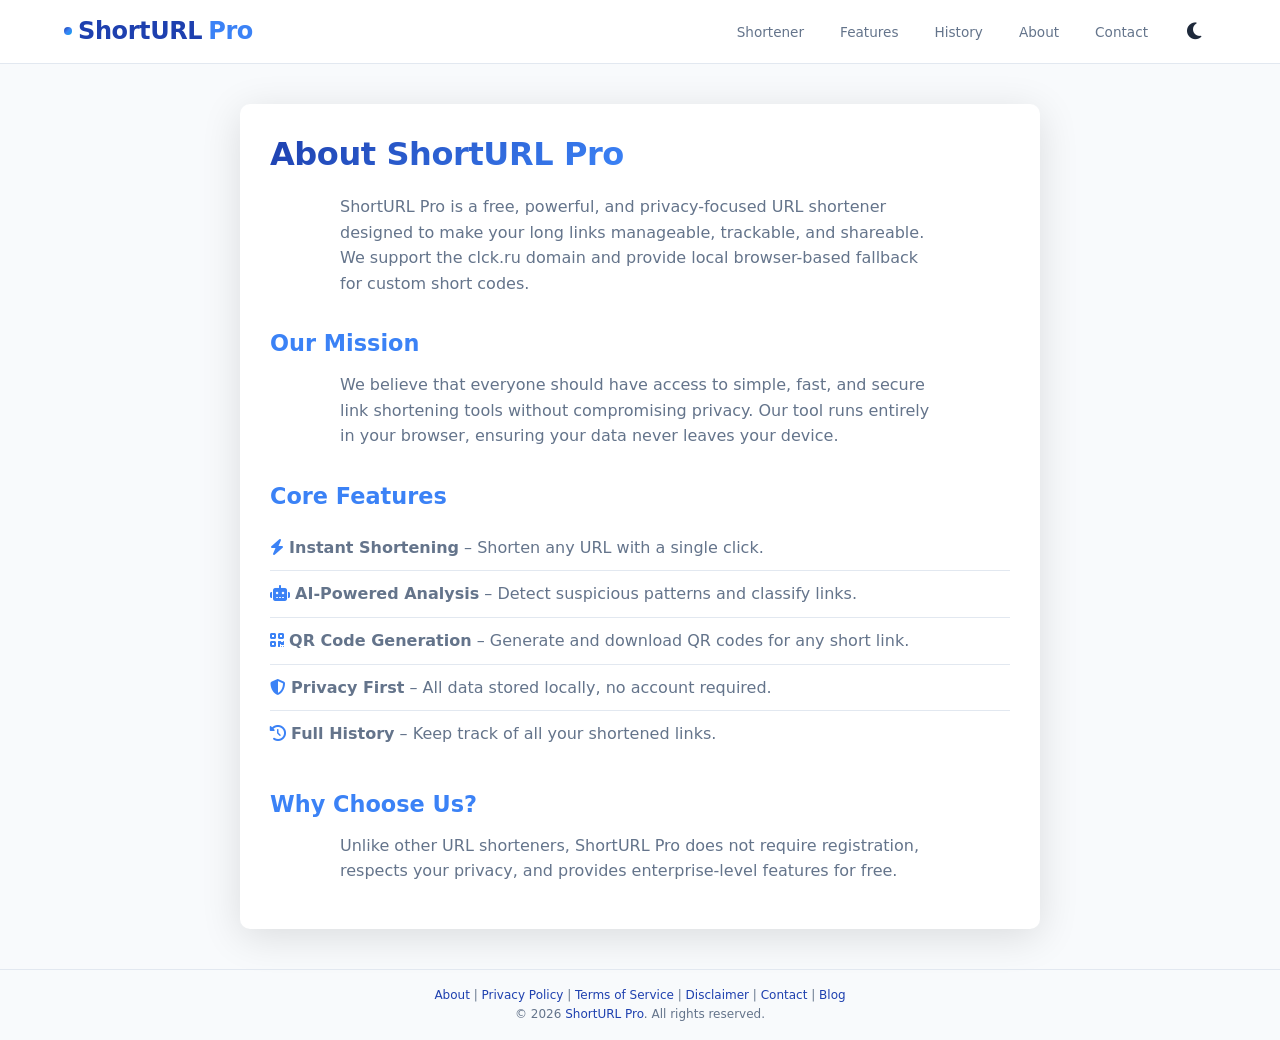
<file: about.html>
<!DOCTYPE html>
<html lang="en">
<head>
    <meta charset="UTF-8">
    <meta name="viewport" content="width=device-width, initial-scale=1.0, maximum-scale=5.0">
    <title>About Us | ShortURL Pro</title>
    <meta name="description" content="Learn about ShortURL Pro – Our mission, features, and commitment to providing a fast, privacy-friendly URL shortener.">
    <link rel="canonical" href="https://olllo.netlify.app/about.html">
    <meta name="robots" content="index, follow">
    <meta name="theme-color" content="#1e40af">

    <!-- Favicon (Updated) -->
    <link rel="icon" type="image/png" href="/favicon-96x96.png?v=20260827" sizes="96x96" />
    <link rel="icon" type="image/svg+xml" href="/favicon.svg?v=20260827" />
    <link rel="shortcut icon" href="/favicon.ico?v=20260827" />
    <link rel="apple-touch-icon" sizes="180x180" href="/apple-touch-icon.png?v=20260827" />
    <meta name="apple-mobile-web-app-title" content="MyWebSite" />
    <link rel="manifest" href="/site.webmanifest?v=20260827" />

    <link rel="stylesheet" href="https://cdnjs.cloudflare.com/ajax/libs/font-awesome/6.5.1/css/all.min.css" crossorigin="anonymous" referrerpolicy="no-referrer" />
    <link rel="stylesheet" href="style.css">
</head>
<body>
    <nav class="navbar">
        <div class="container">
            <a href="index.html" class="navbar-brand"><span class="brand-dot"></span> ShortURL<span style="color:#3b82f6;">Pro</span></a>
            <ul class="navbar-links">
                <li><a href="index.html#shortener">Shortener</a></li>
                <li><a href="index.html#features">Features</a></li>
                <li><a href="index.html#history">History</a></li>
                <li><a href="about.html">About</a></li>
                <li><a href="contact.html">Contact</a></li>
                <li><button class="theme-toggle-desktop" onclick="toggleTheme()"><i class="fas fa-moon"></i></button></li>
            </ul>
            <button class="hamburger" id="hamburgerBtn" onclick="toggleMobileMenu()"><i class="fas fa-bars" id="hamburgerIcon"></i></button>
        </div>
    </nav>
    <div class="mobile-menu" id="mobileMenu" onclick="closeMobileMenuOnOverlay(event)">
        <div class="mobile-menu-content">
            <a href="index.html#shortener"><i class="fas fa-link"></i> Shortener</a>
            <a href="index.html#features"><i class="fas fa-bolt"></i> Features</a>
            <a href="index.html#history"><i class="fas fa-history"></i> History</a>
            <a href="about.html"><i class="fas fa-info-circle"></i> About Us</a>
            <a href="privacy.html"><i class="fas fa-lock"></i> Privacy</a>
            <a href="terms.html"><i class="fas fa-file-contract"></i> Terms</a>
            <a href="contact.html"><i class="fas fa-envelope"></i> Contact</a>
            <a href="blog.html"><i class="fas fa-blog"></i> Blog</a>
            <button class="mobile-theme-toggle" onclick="toggleTheme(); closeMobileMenu();"><i class="fas fa-moon"></i> Light/Dark Mode</button>
        </div>
    </div>
    <main class="hero" style="padding: 40px 0;">
        <div class="container">
            <div class="content" style="max-width: 800px; margin: 0 auto; background: var(--bg-card); padding: 30px; border-radius: var(--radius-sm); box-shadow: var(--shadow-lg);">
                <h1 style="font-size: 2rem; margin-bottom: 20px; color: var(--primary);">About ShortURL Pro</h1>
                <p style="color: var(--text-light); margin-bottom: 15px;">ShortURL Pro is a free, powerful, and privacy-focused URL shortener designed to make your long links manageable, trackable, and shareable. We support the clck.ru domain and provide local browser-based fallback for custom short codes.</p>
                <h2 style="font-size: 1.4rem; margin: 30px 0 10px; color: var(--primary-light);">Our Mission</h2>
                <p style="color: var(--text-light); margin-bottom: 15px;">We believe that everyone should have access to simple, fast, and secure link shortening tools without compromising privacy. Our tool runs entirely in your browser, ensuring your data never leaves your device.</p>
                <h2 style="font-size: 1.4rem; margin: 30px 0 10px; color: var(--primary-light);">Core Features</h2>
                <ul class="feature-list" style="list-style:none; padding:0;">
                    <li style="padding:10px 0; border-bottom:1px solid var(--border); color:var(--text-light);"><i class="fas fa-bolt" style="color:#3b82f6;"></i> <strong>Instant Shortening</strong> – Shorten any URL with a single click.</li>
                    <li style="padding:10px 0; border-bottom:1px solid var(--border); color:var(--text-light);"><i class="fas fa-robot" style="color:#3b82f6;"></i> <strong>AI-Powered Analysis</strong> – Detect suspicious patterns and classify links.</li>
                    <li style="padding:10px 0; border-bottom:1px solid var(--border); color:var(--text-light);"><i class="fas fa-qrcode" style="color:#3b82f6;"></i> <strong>QR Code Generation</strong> – Generate and download QR codes for any short link.</li>
                    <li style="padding:10px 0; border-bottom:1px solid var(--border); color:var(--text-light);"><i class="fas fa-shield-alt" style="color:#3b82f6;"></i> <strong>Privacy First</strong> – All data stored locally, no account required.</li>
                    <li style="padding:10px 0; color:var(--text-light);"><i class="fas fa-history" style="color:#3b82f6;"></i> <strong>Full History</strong> – Keep track of all your shortened links.</li>
                </ul>
                <h2 style="font-size: 1.4rem; margin: 30px 0 10px; color: var(--primary-light);">Why Choose Us?</h2>
                <p style="color: var(--text-light); margin-bottom: 15px;">Unlike other URL shorteners, ShortURL Pro does not require registration, respects your privacy, and provides enterprise-level features for free.</p>
            </div>
        </div>
    </main>
    <footer class="footer">
        <div class="container">
            <p>
                <a href="about.html">About</a> |
                <a href="privacy.html">Privacy Policy</a> |
                <a href="terms.html">Terms of Service</a> |
                <a href="disclaimer.html">Disclaimer</a> |
                <a href="contact.html">Contact</a> |
                <a href="blog.html">Blog</a>
            </p>
            <p>&copy; <span id="copyrightYear">2025</span> <a href="index.html">ShortURL Pro</a>. All rights reserved.</p>
        </div>
    </footer>
    <script src="script.js"></script>
</body>
</html>
</file>
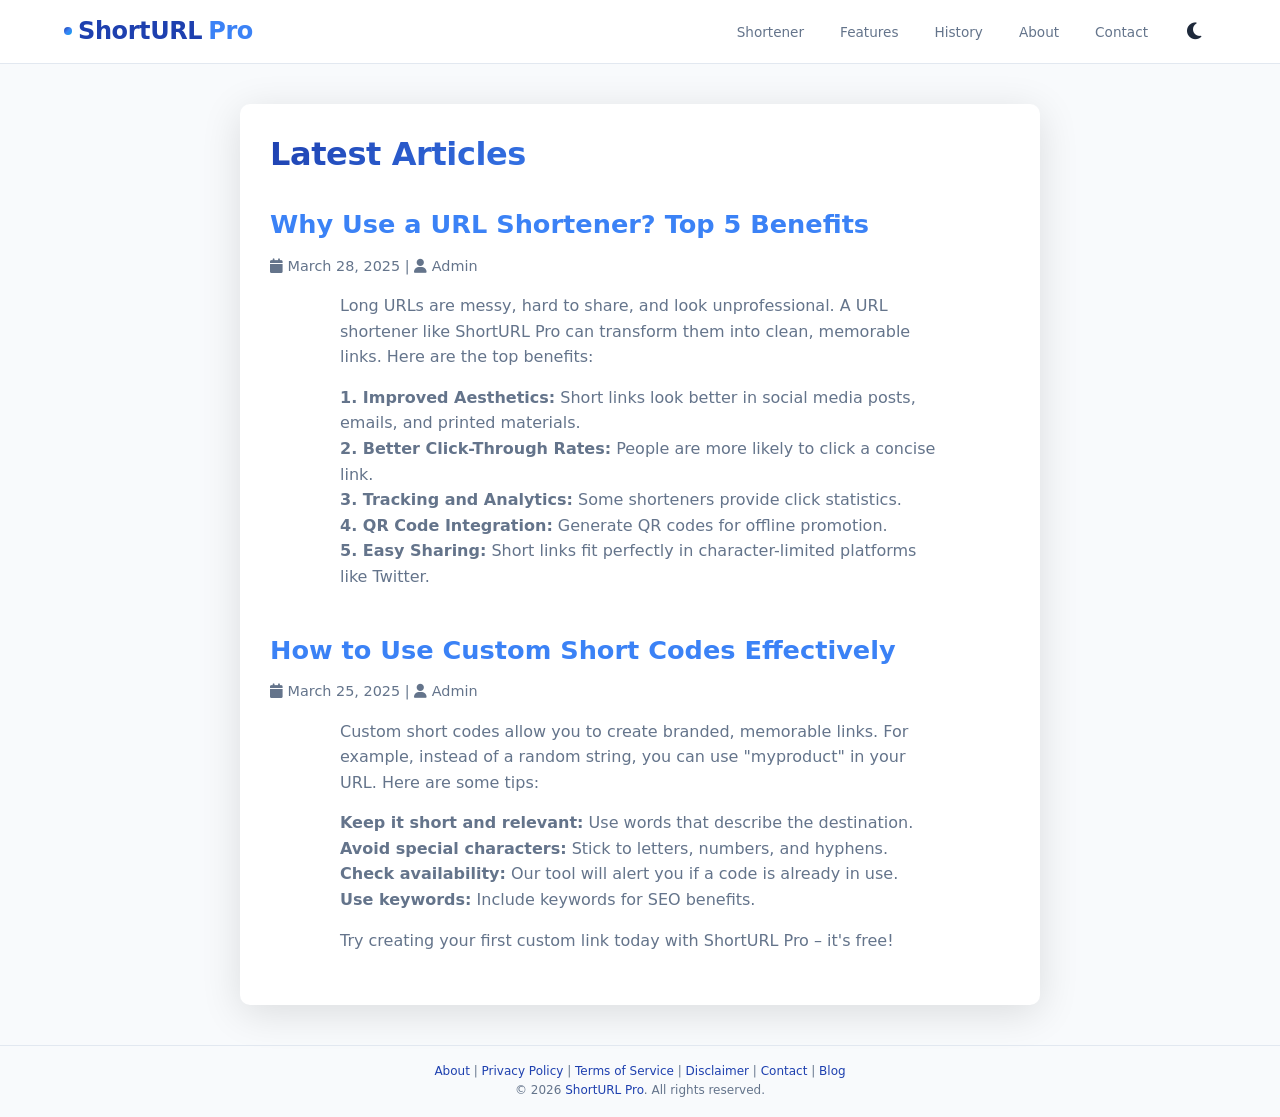
<file: blog.html>
<!DOCTYPE html>
<html lang="en">
<head>
    <meta charset="UTF-8">
    <meta name="viewport" content="width=device-width, initial-scale=1.0, maximum-scale=5.0">
    <title>Blog – URL Shortening Tips & Insights | ShortURL Pro</title>
    <meta name="description" content="Read helpful articles about URL shortening, digital marketing, and link management.">
    <link rel="canonical" href="https://olllo.netlify.app/blog.html">
    <meta name="robots" content="index, follow">
    <meta name="theme-color" content="#1e40af">

    <!-- Favicon (Updated) -->
    <link rel="icon" type="image/png" href="/favicon-96x96.png?v=20260827" sizes="96x96" />
    <link rel="icon" type="image/svg+xml" href="/favicon.svg?v=20260827" />
    <link rel="shortcut icon" href="/favicon.ico?v=20260827" />
    <link rel="apple-touch-icon" sizes="180x180" href="/apple-touch-icon.png?v=20260827" />
    <meta name="apple-mobile-web-app-title" content="MyWebSite" />
    <link rel="manifest" href="/site.webmanifest?v=20260827" />

    <link rel="stylesheet" href="https://cdnjs.cloudflare.com/ajax/libs/font-awesome/6.5.1/css/all.min.css" crossorigin="anonymous" referrerpolicy="no-referrer" />
    <link rel="stylesheet" href="style.css">
</head>
<body>
    <nav class="navbar">
        <div class="container">
            <a href="index.html" class="navbar-brand"><span class="brand-dot"></span> ShortURL<span style="color:#3b82f6;">Pro</span></a>
            <ul class="navbar-links">
                <li><a href="index.html#shortener">Shortener</a></li>
                <li><a href="index.html#features">Features</a></li>
                <li><a href="index.html#history">History</a></li>
                <li><a href="about.html">About</a></li>
                <li><a href="contact.html">Contact</a></li>
                <li><button class="theme-toggle-desktop" onclick="toggleTheme()"><i class="fas fa-moon"></i></button></li>
            </ul>
            <button class="hamburger" id="hamburgerBtn" onclick="toggleMobileMenu()"><i class="fas fa-bars" id="hamburgerIcon"></i></button>
        </div>
    </nav>
    <div class="mobile-menu" id="mobileMenu" onclick="closeMobileMenuOnOverlay(event)">
        <div class="mobile-menu-content">
            <a href="index.html#shortener"><i class="fas fa-link"></i> Shortener</a>
            <a href="index.html#features"><i class="fas fa-bolt"></i> Features</a>
            <a href="index.html#history"><i class="fas fa-history"></i> History</a>
            <a href="about.html"><i class="fas fa-info-circle"></i> About Us</a>
            <a href="privacy.html"><i class="fas fa-lock"></i> Privacy</a>
            <a href="terms.html"><i class="fas fa-file-contract"></i> Terms</a>
            <a href="contact.html"><i class="fas fa-envelope"></i> Contact</a>
            <a href="blog.html"><i class="fas fa-blog"></i> Blog</a>
            <button class="mobile-theme-toggle" onclick="toggleTheme(); closeMobileMenu();"><i class="fas fa-moon"></i> Light/Dark Mode</button>
        </div>
    </div>
    <main class="hero" style="padding: 40px 0;">
        <div class="container">
            <div class="content" style="max-width: 800px; margin: 0 auto; background: var(--bg-card); padding: 30px; border-radius: var(--radius-sm); box-shadow: var(--shadow-lg);">
                <h1 style="font-size: 2rem; margin-bottom: 30px; color: var(--primary);">Latest Articles</h1>
                <article style="margin-bottom: 40px;">
                    <h2 style="font-size: 1.6rem; margin-bottom: 10px; color: var(--primary-light);">Why Use a URL Shortener? Top 5 Benefits</h2>
                    <div class="meta" style="font-size:0.9rem; color:var(--text-light); margin-bottom:15px;"><i class="fas fa-calendar"></i> March 28, 2025 | <i class="fas fa-user"></i> Admin</div>
                    <p style="color: var(--text-light); margin-bottom: 15px;">Long URLs are messy, hard to share, and look unprofessional. A URL shortener like ShortURL Pro can transform them into clean, memorable links. Here are the top benefits:</p>
                    <p style="color: var(--text-light); margin-bottom: 15px;"><strong>1. Improved Aesthetics:</strong> Short links look better in social media posts, emails, and printed materials.<br>
                    <strong>2. Better Click-Through Rates:</strong> People are more likely to click a concise link.<br>
                    <strong>3. Tracking and Analytics:</strong> Some shorteners provide click statistics.<br>
                    <strong>4. QR Code Integration:</strong> Generate QR codes for offline promotion.<br>
                    <strong>5. Easy Sharing:</strong> Short links fit perfectly in character-limited platforms like Twitter.</p>
                </article>
                <article>
                    <h2 style="font-size: 1.6rem; margin-bottom: 10px; color: var(--primary-light);">How to Use Custom Short Codes Effectively</h2>
                    <div class="meta" style="font-size:0.9rem; color:var(--text-light); margin-bottom:15px;"><i class="fas fa-calendar"></i> March 25, 2025 | <i class="fas fa-user"></i> Admin</div>
                    <p style="color: var(--text-light); margin-bottom: 15px;">Custom short codes allow you to create branded, memorable links. For example, instead of a random string, you can use "myproduct" in your URL. Here are some tips:</p>
                    <p style="color: var(--text-light); margin-bottom: 15px;"><strong>Keep it short and relevant:</strong> Use words that describe the destination.<br>
                    <strong>Avoid special characters:</strong> Stick to letters, numbers, and hyphens.<br>
                    <strong>Check availability:</strong> Our tool will alert you if a code is already in use.<br>
                    <strong>Use keywords:</strong> Include keywords for SEO benefits.</p>
                    <p style="color: var(--text-light);">Try creating your first custom link today with ShortURL Pro – it's free!</p>
                </article>
            </div>
        </div>
    </main>
    <footer class="footer">
        <div class="container">
            <p>
                <a href="about.html">About</a> |
                <a href="privacy.html">Privacy Policy</a> |
                <a href="terms.html">Terms of Service</a> |
                <a href="disclaimer.html">Disclaimer</a> |
                <a href="contact.html">Contact</a> |
                <a href="blog.html">Blog</a>
            </p>
            <p>&copy; <span id="copyrightYear">2025</span> <a href="index.html">ShortURL Pro</a>. All rights reserved.</p>
        </div>
    </footer>
    <script src="script.js"></script>
</body>
</html>
</file>
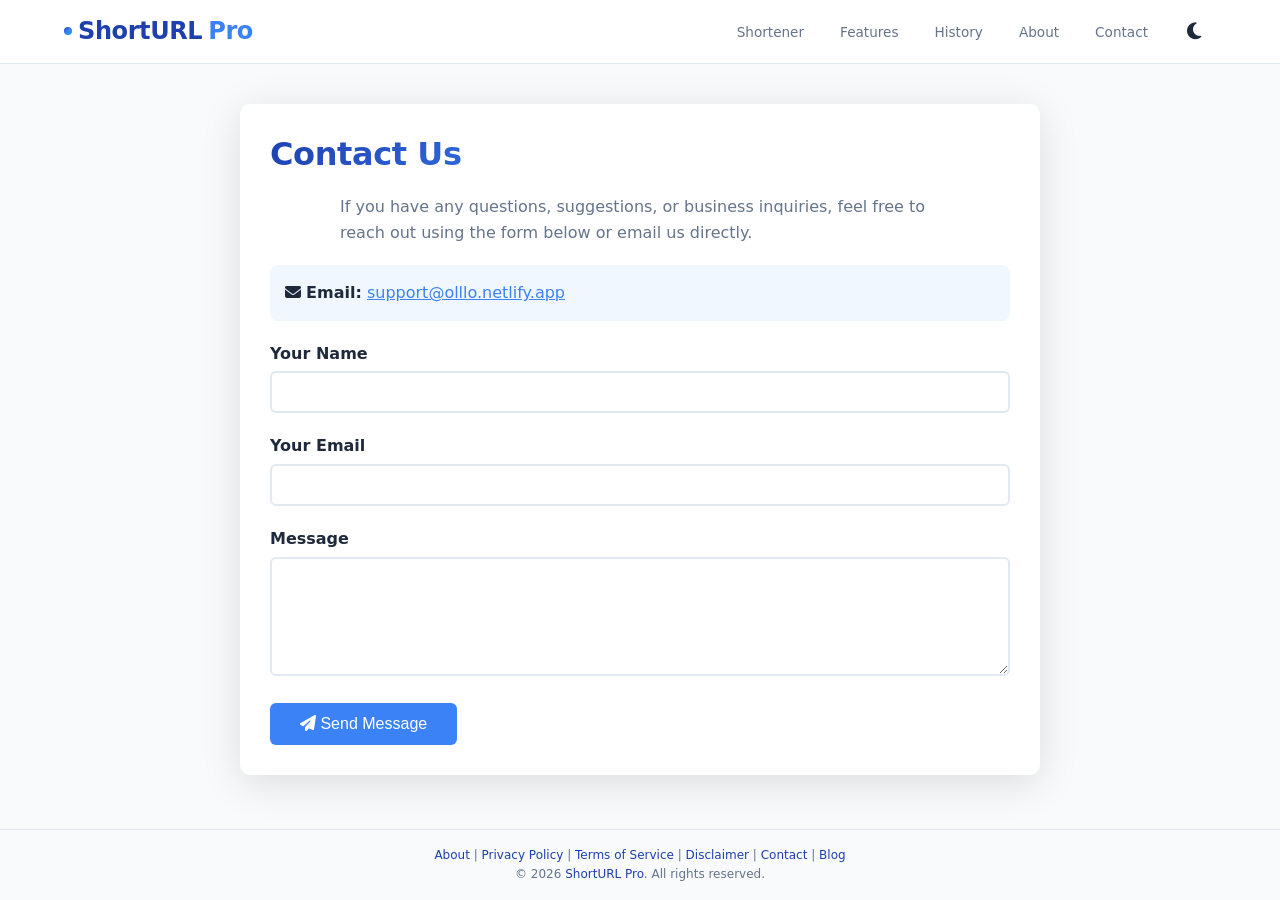
<file: contact.html>
<!DOCTYPE html>
<html lang="en">
<head>
    <meta charset="UTF-8">
    <meta name="viewport" content="width=device-width, initial-scale=1.0, maximum-scale=5.0">
    <title>Contact Us | ShortURL Pro</title>
    <meta name="description" content="Contact ShortURL Pro – Reach out for support, feedback, or business inquiries.">
    <link rel="canonical" href="https://olllo.netlify.app/contact.html">
    <meta name="robots" content="index, follow">
    <meta name="theme-color" content="#1e40af">

    <!-- Favicon (Updated) -->
    <link rel="icon" type="image/png" href="/favicon-96x96.png?v=20260827" sizes="96x96" />
    <link rel="icon" type="image/svg+xml" href="/favicon.svg?v=20260827" />
    <link rel="shortcut icon" href="/favicon.ico?v=20260827" />
    <link rel="apple-touch-icon" sizes="180x180" href="/apple-touch-icon.png?v=20260827" />
    <meta name="apple-mobile-web-app-title" content="MyWebSite" />
    <link rel="manifest" href="/site.webmanifest?v=20260827" />

    <link rel="stylesheet" href="https://cdnjs.cloudflare.com/ajax/libs/font-awesome/6.5.1/css/all.min.css" crossorigin="anonymous" referrerpolicy="no-referrer" />
    <link rel="stylesheet" href="style.css">
</head>
<body>
    <nav class="navbar">
        <div class="container">
            <a href="index.html" class="navbar-brand"><span class="brand-dot"></span> ShortURL<span style="color:#3b82f6;">Pro</span></a>
            <ul class="navbar-links">
                <li><a href="index.html#shortener">Shortener</a></li>
                <li><a href="index.html#features">Features</a></li>
                <li><a href="index.html#history">History</a></li>
                <li><a href="about.html">About</a></li>
                <li><a href="contact.html">Contact</a></li>
                <li><button class="theme-toggle-desktop" onclick="toggleTheme()"><i class="fas fa-moon"></i></button></li>
            </ul>
            <button class="hamburger" id="hamburgerBtn" onclick="toggleMobileMenu()"><i class="fas fa-bars" id="hamburgerIcon"></i></button>
        </div>
    </nav>
    <div class="mobile-menu" id="mobileMenu" onclick="closeMobileMenuOnOverlay(event)">
        <div class="mobile-menu-content">
            <a href="index.html#shortener"><i class="fas fa-link"></i> Shortener</a>
            <a href="index.html#features"><i class="fas fa-bolt"></i> Features</a>
            <a href="index.html#history"><i class="fas fa-history"></i> History</a>
            <a href="about.html"><i class="fas fa-info-circle"></i> About Us</a>
            <a href="privacy.html"><i class="fas fa-lock"></i> Privacy</a>
            <a href="terms.html"><i class="fas fa-file-contract"></i> Terms</a>
            <a href="contact.html"><i class="fas fa-envelope"></i> Contact</a>
            <a href="blog.html"><i class="fas fa-blog"></i> Blog</a>
            <button class="mobile-theme-toggle" onclick="toggleTheme(); closeMobileMenu();"><i class="fas fa-moon"></i> Light/Dark Mode</button>
        </div>
    </div>
    <main class="hero" style="padding: 40px 0;">
        <div class="container">
            <div class="content" style="max-width: 800px; margin: 0 auto; background: var(--bg-card); padding: 30px; border-radius: var(--radius-sm); box-shadow: var(--shadow-lg);">
                <h1 style="font-size: 2rem; margin-bottom: 20px; color: var(--primary);">Contact Us</h1>
                <p style="color: var(--text-light); margin-bottom: 15px;">If you have any questions, suggestions, or business inquiries, feel free to reach out using the form below or email us directly.</p>
                <div style="margin:20px 0; padding:15px; background:#f0f7ff; border-radius:8px;">
                    <i class="fas fa-envelope"></i> <strong>Email:</strong> <a href="mailto:support@olllo.netlify.app" style="color:var(--primary-light);">support@olllo.netlify.app</a>
                </div>
                <form action="mailto:support@olllo.netlify.app" method="post" enctype="text/plain">
                    <div style="margin-bottom:20px;">
                        <label for="name" style="display:block; font-weight:600; margin-bottom:5px; color:var(--text);">Your Name</label>
                        <input type="text" id="name" name="name" required style="width:100%; padding:10px; border:2px solid var(--border); border-radius:6px; font-size:1rem;">
                    </div>
                    <div style="margin-bottom:20px;">
                        <label for="email" style="display:block; font-weight:600; margin-bottom:5px; color:var(--text);">Your Email</label>
                        <input type="email" id="email" name="email" required style="width:100%; padding:10px; border:2px solid var(--border); border-radius:6px; font-size:1rem;">
                    </div>
                    <div style="margin-bottom:20px;">
                        <label for="message" style="display:block; font-weight:600; margin-bottom:5px; color:var(--text);">Message</label>
                        <textarea id="message" name="message" rows="5" required style="width:100%; padding:10px; border:2px solid var(--border); border-radius:6px; font-size:1rem;"></textarea>
                    </div>
                    <button type="submit" style="background:var(--primary-light); color:white; padding:12px 30px; border:none; border-radius:6px; font-size:1rem; cursor:pointer;"><i class="fas fa-paper-plane"></i> Send Message</button>
                </form>
            </div>
        </div>
    </main>
    <footer class="footer">
        <div class="container">
            <p>
                <a href="about.html">About</a> |
                <a href="privacy.html">Privacy Policy</a> |
                <a href="terms.html">Terms of Service</a> |
                <a href="disclaimer.html">Disclaimer</a> |
                <a href="contact.html">Contact</a> |
                <a href="blog.html">Blog</a>
            </p>
            <p>&copy; <span id="copyrightYear">2025</span> <a href="index.html">ShortURL Pro</a>. All rights reserved.</p>
        </div>
    </footer>
    <script src="script.js"></script>
</body>
</html>
</file>
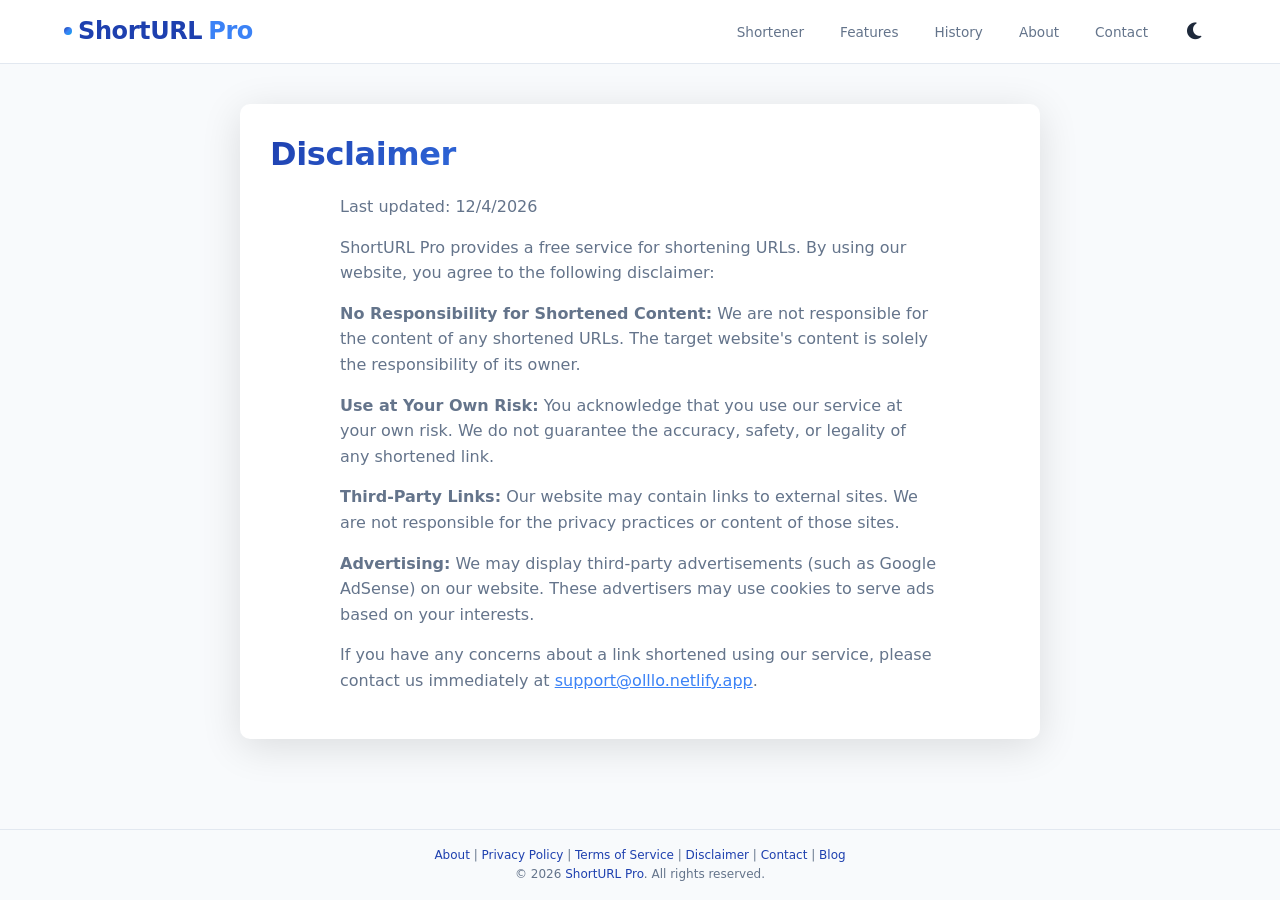
<file: disclaimer.html>
<!DOCTYPE html>
<html lang="en">
<head>
    <meta charset="UTF-8">
    <meta name="viewport" content="width=device-width, initial-scale=1.0, maximum-scale=5.0">
    <title>Disclaimer | ShortURL Pro</title>
    <meta name="description" content="Disclaimer for ShortURL Pro – Understand the limitations and liabilities of using our free URL shortener.">
    <link rel="canonical" href="https://olllo.netlify.app/disclaimer.html">
    <meta name="robots" content="index, follow">
    <meta name="theme-color" content="#1e40af">

    <!-- Favicon (Updated) -->
    <link rel="icon" type="image/png" href="/favicon-96x96.png?v=20260827" sizes="96x96" />
    <link rel="icon" type="image/svg+xml" href="/favicon.svg?v=20260827" />
    <link rel="shortcut icon" href="/favicon.ico?v=20260827" />
    <link rel="apple-touch-icon" sizes="180x180" href="/apple-touch-icon.png?v=20260827" />
    <meta name="apple-mobile-web-app-title" content="MyWebSite" />
    <link rel="manifest" href="/site.webmanifest?v=20260827" />

    <link rel="stylesheet" href="https://cdnjs.cloudflare.com/ajax/libs/font-awesome/6.5.1/css/all.min.css" crossorigin="anonymous" referrerpolicy="no-referrer" />
    <link rel="stylesheet" href="style.css">
</head>
<body>
    <nav class="navbar">
        <div class="container">
            <a href="index.html" class="navbar-brand"><span class="brand-dot"></span> ShortURL<span style="color:#3b82f6;">Pro</span></a>
            <ul class="navbar-links">
                <li><a href="index.html#shortener">Shortener</a></li>
                <li><a href="index.html#features">Features</a></li>
                <li><a href="index.html#history">History</a></li>
                <li><a href="about.html">About</a></li>
                <li><a href="contact.html">Contact</a></li>
                <li><button class="theme-toggle-desktop" onclick="toggleTheme()"><i class="fas fa-moon"></i></button></li>
            </ul>
            <button class="hamburger" id="hamburgerBtn" onclick="toggleMobileMenu()"><i class="fas fa-bars" id="hamburgerIcon"></i></button>
        </div>
    </nav>
    <div class="mobile-menu" id="mobileMenu" onclick="closeMobileMenuOnOverlay(event)">
        <div class="mobile-menu-content">
            <a href="index.html#shortener"><i class="fas fa-link"></i> Shortener</a>
            <a href="index.html#features"><i class="fas fa-bolt"></i> Features</a>
            <a href="index.html#history"><i class="fas fa-history"></i> History</a>
            <a href="about.html"><i class="fas fa-info-circle"></i> About Us</a>
            <a href="privacy.html"><i class="fas fa-lock"></i> Privacy</a>
            <a href="terms.html"><i class="fas fa-file-contract"></i> Terms</a>
            <a href="contact.html"><i class="fas fa-envelope"></i> Contact</a>
            <a href="blog.html"><i class="fas fa-blog"></i> Blog</a>
            <button class="mobile-theme-toggle" onclick="toggleTheme(); closeMobileMenu();"><i class="fas fa-moon"></i> Light/Dark Mode</button>
        </div>
    </div>
    <main class="hero" style="padding: 40px 0;">
        <div class="container">
            <div class="content" style="max-width: 800px; margin: 0 auto; background: var(--bg-card); padding: 30px; border-radius: var(--radius-sm); box-shadow: var(--shadow-lg);">
                <h1 style="font-size: 2rem; margin-bottom: 20px; color: var(--primary);">Disclaimer</h1>
                <p style="color: var(--text-light); margin-bottom: 15px;">Last updated: <span id="currentDate"></span></p>
                <p style="color: var(--text-light); margin-bottom: 15px;">ShortURL Pro provides a free service for shortening URLs. By using our website, you agree to the following disclaimer:</p>
                <p style="color: var(--text-light); margin-bottom: 15px;"><strong>No Responsibility for Shortened Content:</strong> We are not responsible for the content of any shortened URLs. The target website's content is solely the responsibility of its owner.</p>
                <p style="color: var(--text-light); margin-bottom: 15px;"><strong>Use at Your Own Risk:</strong> You acknowledge that you use our service at your own risk. We do not guarantee the accuracy, safety, or legality of any shortened link.</p>
                <p style="color: var(--text-light); margin-bottom: 15px;"><strong>Third-Party Links:</strong> Our website may contain links to external sites. We are not responsible for the privacy practices or content of those sites.</p>
                <p style="color: var(--text-light); margin-bottom: 15px;"><strong>Advertising:</strong> We may display third-party advertisements (such as Google AdSense) on our website. These advertisers may use cookies to serve ads based on your interests.</p>
                <p style="color: var(--text-light); margin-bottom: 15px;">If you have any concerns about a link shortened using our service, please contact us immediately at <a href="mailto:support@olllo.netlify.app" style="color:var(--primary-light);">support@olllo.netlify.app</a>.</p>
            </div>
        </div>
    </main>
    <footer class="footer">
        <div class="container">
            <p>
                <a href="about.html">About</a> |
                <a href="privacy.html">Privacy Policy</a> |
                <a href="terms.html">Terms of Service</a> |
                <a href="disclaimer.html">Disclaimer</a> |
                <a href="contact.html">Contact</a> |
                <a href="blog.html">Blog</a>
            </p>
            <p>&copy; <span id="copyrightYear">2025</span> <a href="index.html">ShortURL Pro</a>. All rights reserved.</p>
        </div>
    </footer>
    <script src="script.js"></script>
    <script>
        document.getElementById('currentDate').textContent = new Date().toLocaleDateString();
    </script>
</body>
</html>
</file>
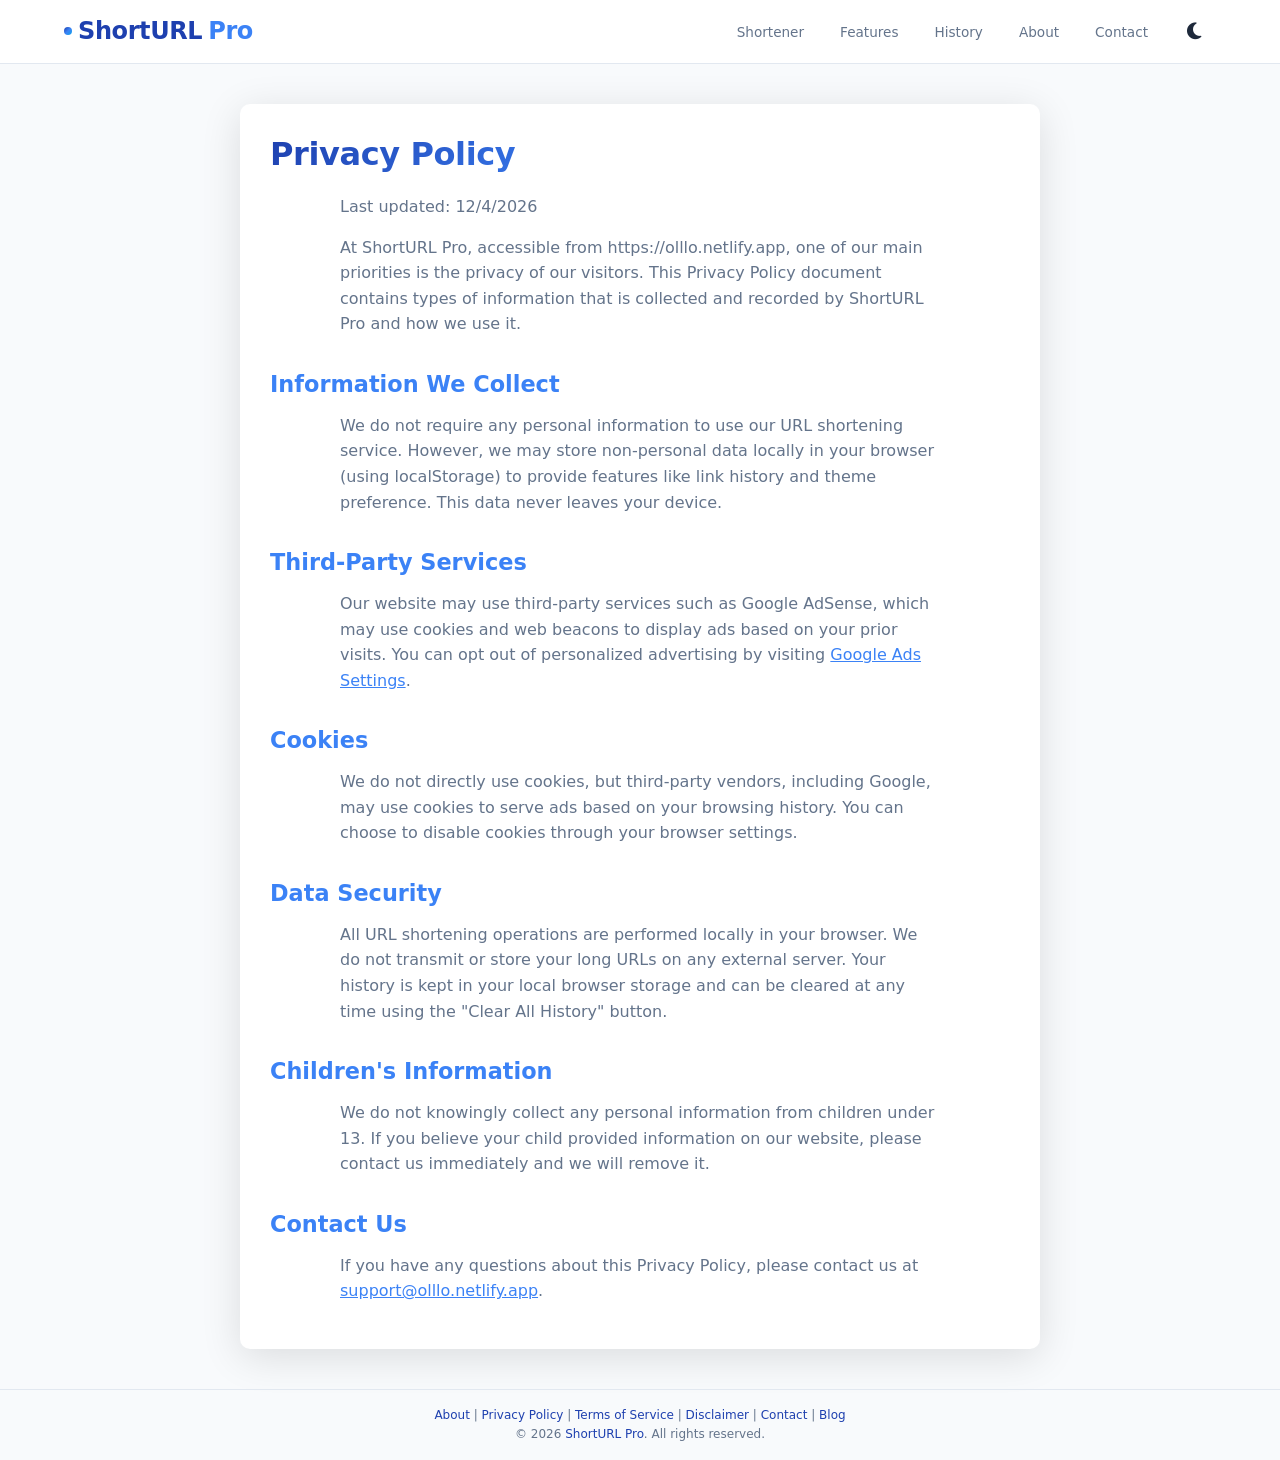
<file: privacy.html>
<!DOCTYPE html>
<html lang="en">
<head>
    <meta charset="UTF-8">
    <meta name="viewport" content="width=device-width, initial-scale=1.0, maximum-scale=5.0">
    <title>Privacy Policy | ShortURL Pro</title>
    <meta name="description" content="Privacy Policy of ShortURL Pro – Learn how we handle your data, use cookies, and protect your privacy.">
    <link rel="canonical" href="https://olllo.netlify.app/privacy.html">
    <meta name="robots" content="index, follow">
    <meta name="theme-color" content="#1e40af">

    <!-- Favicon (Updated) -->
    <link rel="icon" type="image/png" href="/favicon-96x96.png?v=20260827" sizes="96x96" />
    <link rel="icon" type="image/svg+xml" href="/favicon.svg?v=20260827" />
    <link rel="shortcut icon" href="/favicon.ico?v=20260827" />
    <link rel="apple-touch-icon" sizes="180x180" href="/apple-touch-icon.png?v=20260827" />
    <meta name="apple-mobile-web-app-title" content="MyWebSite" />
    <link rel="manifest" href="/site.webmanifest?v=20260827" />

    <link rel="stylesheet" href="https://cdnjs.cloudflare.com/ajax/libs/font-awesome/6.5.1/css/all.min.css" crossorigin="anonymous" referrerpolicy="no-referrer" />
    <link rel="stylesheet" href="style.css">
</head>
<body>
    <nav class="navbar">
        <div class="container">
            <a href="index.html" class="navbar-brand"><span class="brand-dot"></span> ShortURL<span style="color:#3b82f6;">Pro</span></a>
            <ul class="navbar-links">
                <li><a href="index.html#shortener">Shortener</a></li>
                <li><a href="index.html#features">Features</a></li>
                <li><a href="index.html#history">History</a></li>
                <li><a href="about.html">About</a></li>
                <li><a href="contact.html">Contact</a></li>
                <li><button class="theme-toggle-desktop" onclick="toggleTheme()"><i class="fas fa-moon"></i></button></li>
            </ul>
            <button class="hamburger" id="hamburgerBtn" onclick="toggleMobileMenu()"><i class="fas fa-bars" id="hamburgerIcon"></i></button>
        </div>
    </nav>
    <div class="mobile-menu" id="mobileMenu" onclick="closeMobileMenuOnOverlay(event)">
        <div class="mobile-menu-content">
            <a href="index.html#shortener"><i class="fas fa-link"></i> Shortener</a>
            <a href="index.html#features"><i class="fas fa-bolt"></i> Features</a>
            <a href="index.html#history"><i class="fas fa-history"></i> History</a>
            <a href="about.html"><i class="fas fa-info-circle"></i> About Us</a>
            <a href="privacy.html"><i class="fas fa-lock"></i> Privacy</a>
            <a href="terms.html"><i class="fas fa-file-contract"></i> Terms</a>
            <a href="contact.html"><i class="fas fa-envelope"></i> Contact</a>
            <a href="blog.html"><i class="fas fa-blog"></i> Blog</a>
            <button class="mobile-theme-toggle" onclick="toggleTheme(); closeMobileMenu();"><i class="fas fa-moon"></i> Light/Dark Mode</button>
        </div>
    </div>
    <main class="hero" style="padding: 40px 0;">
        <div class="container">
            <div class="content" style="max-width: 800px; margin: 0 auto; background: var(--bg-card); padding: 30px; border-radius: var(--radius-sm); box-shadow: var(--shadow-lg);">
                <h1 style="font-size: 2rem; margin-bottom: 20px; color: var(--primary);">Privacy Policy</h1>
                <p style="color: var(--text-light); margin-bottom: 15px;">Last updated: <span id="currentDate"></span></p>
                <p style="color: var(--text-light); margin-bottom: 15px;">At ShortURL Pro, accessible from https://olllo.netlify.app, one of our main priorities is the privacy of our visitors. This Privacy Policy document contains types of information that is collected and recorded by ShortURL Pro and how we use it.</p>
                <h2 style="font-size: 1.4rem; margin: 30px 0 10px; color: var(--primary-light);">Information We Collect</h2>
                <p style="color: var(--text-light); margin-bottom: 15px;">We do not require any personal information to use our URL shortening service. However, we may store non-personal data locally in your browser (using localStorage) to provide features like link history and theme preference. This data never leaves your device.</p>
                <h2 style="font-size: 1.4rem; margin: 30px 0 10px; color: var(--primary-light);">Third-Party Services</h2>
                <p style="color: var(--text-light); margin-bottom: 15px;">Our website may use third-party services such as Google AdSense, which may use cookies and web beacons to display ads based on your prior visits. You can opt out of personalized advertising by visiting <a href="https://www.google.com/settings/ads" target="_blank" style="color:var(--primary-light);">Google Ads Settings</a>.</p>
                <h2 style="font-size: 1.4rem; margin: 30px 0 10px; color: var(--primary-light);">Cookies</h2>
                <p style="color: var(--text-light); margin-bottom: 15px;">We do not directly use cookies, but third-party vendors, including Google, may use cookies to serve ads based on your browsing history. You can choose to disable cookies through your browser settings.</p>
                <h2 style="font-size: 1.4rem; margin: 30px 0 10px; color: var(--primary-light);">Data Security</h2>
                <p style="color: var(--text-light); margin-bottom: 15px;">All URL shortening operations are performed locally in your browser. We do not transmit or store your long URLs on any external server. Your history is kept in your local browser storage and can be cleared at any time using the "Clear All History" button.</p>
                <h2 style="font-size: 1.4rem; margin: 30px 0 10px; color: var(--primary-light);">Children's Information</h2>
                <p style="color: var(--text-light); margin-bottom: 15px;">We do not knowingly collect any personal information from children under 13. If you believe your child provided information on our website, please contact us immediately and we will remove it.</p>
                <h2 style="font-size: 1.4rem; margin: 30px 0 10px; color: var(--primary-light);">Contact Us</h2>
                <p style="color: var(--text-light); margin-bottom: 15px;">If you have any questions about this Privacy Policy, please contact us at <a href="mailto:support@olllo.netlify.app" style="color:var(--primary-light);">support@olllo.netlify.app</a>.</p>
            </div>
        </div>
    </main>
    <footer class="footer">
        <div class="container">
            <p>
                <a href="about.html">About</a> |
                <a href="privacy.html">Privacy Policy</a> |
                <a href="terms.html">Terms of Service</a> |
                <a href="disclaimer.html">Disclaimer</a> |
                <a href="contact.html">Contact</a> |
                <a href="blog.html">Blog</a>
            </p>
            <p>&copy; <span id="copyrightYear">2025</span> <a href="index.html">ShortURL Pro</a>. All rights reserved.</p>
        </div>
    </footer>
    <script src="script.js"></script>
    <script>
        document.getElementById('currentDate').textContent = new Date().toLocaleDateString();
    </script>
</body>
</html>
</file>
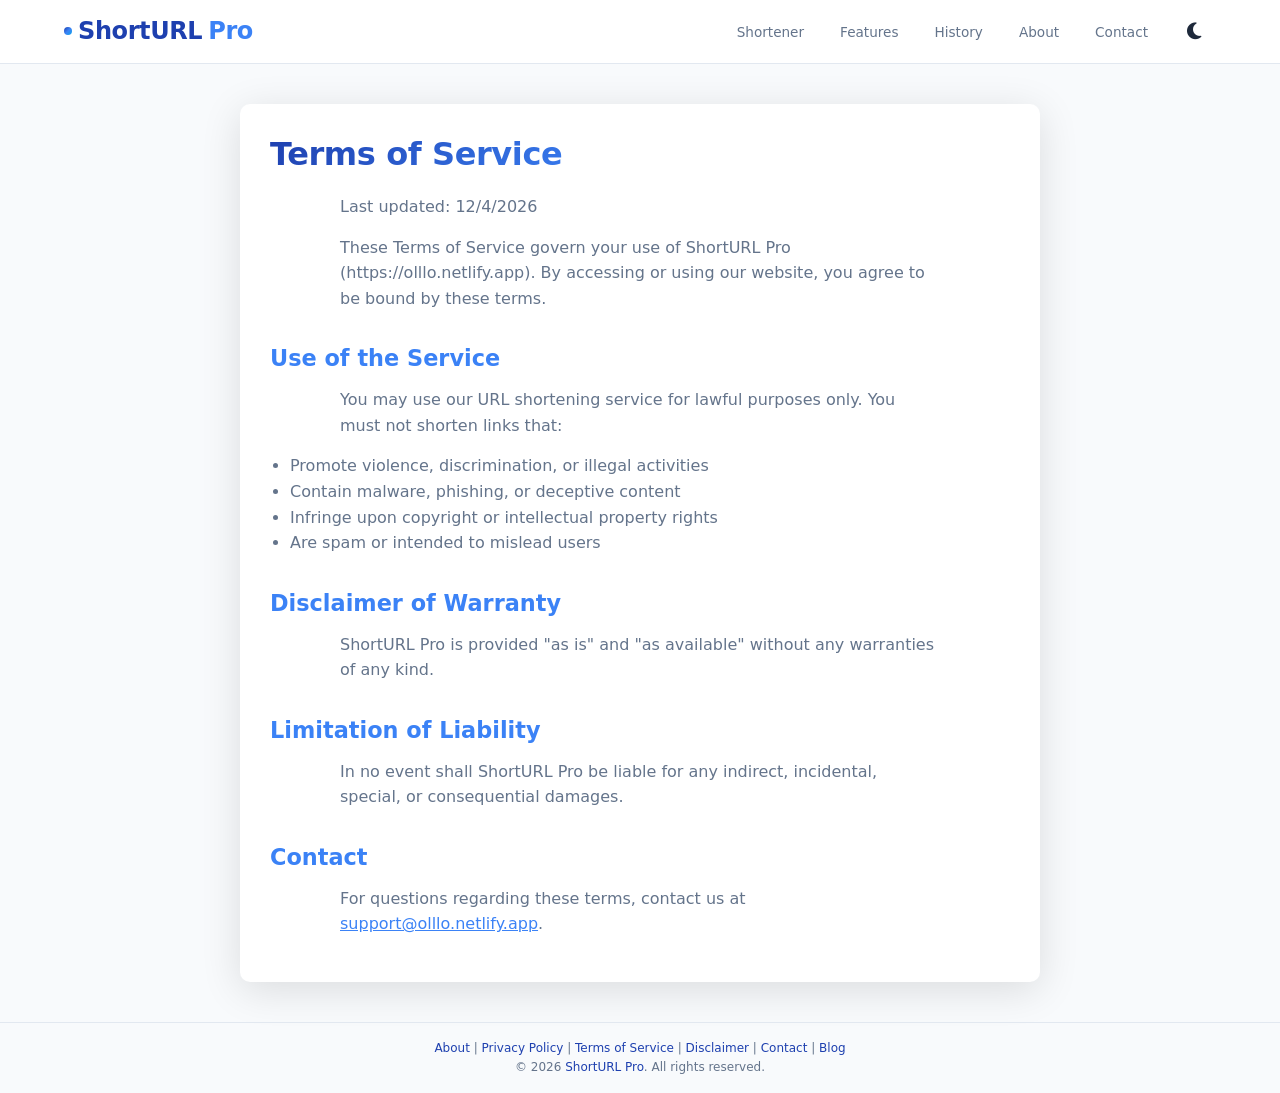
<file: terms.html>
<!DOCTYPE html>
<html lang="en">
<head>
    <meta charset="UTF-8">
    <meta name="viewport" content="width=device-width, initial-scale=1.0, maximum-scale=5.0">
    <title>Terms of Service | ShortURL Pro</title>
    <meta name="description" content="Terms of Service for ShortURL Pro – Understand the rules and conditions for using our free URL shortener.">
    <link rel="canonical" href="https://olllo.netlify.app/terms.html">
    <meta name="robots" content="index, follow">
    <meta name="theme-color" content="#1e40af">

    <!-- Favicon (Updated) -->
    <link rel="icon" type="image/png" href="/favicon-96x96.png?v=20260827" sizes="96x96" />
    <link rel="icon" type="image/svg+xml" href="/favicon.svg?v=20260827" />
    <link rel="shortcut icon" href="/favicon.ico?v=20260827" />
    <link rel="apple-touch-icon" sizes="180x180" href="/apple-touch-icon.png?v=20260827" />
    <meta name="apple-mobile-web-app-title" content="MyWebSite" />
    <link rel="manifest" href="/site.webmanifest?v=20260827" />

    <link rel="stylesheet" href="https://cdnjs.cloudflare.com/ajax/libs/font-awesome/6.5.1/css/all.min.css" crossorigin="anonymous" referrerpolicy="no-referrer" />
    <link rel="stylesheet" href="style.css">
</head>
<body>
    <nav class="navbar">
        <div class="container">
            <a href="index.html" class="navbar-brand"><span class="brand-dot"></span> ShortURL<span style="color:#3b82f6;">Pro</span></a>
            <ul class="navbar-links">
                <li><a href="index.html#shortener">Shortener</a></li>
                <li><a href="index.html#features">Features</a></li>
                <li><a href="index.html#history">History</a></li>
                <li><a href="about.html">About</a></li>
                <li><a href="contact.html">Contact</a></li>
                <li><button class="theme-toggle-desktop" onclick="toggleTheme()"><i class="fas fa-moon"></i></button></li>
            </ul>
            <button class="hamburger" id="hamburgerBtn" onclick="toggleMobileMenu()"><i class="fas fa-bars" id="hamburgerIcon"></i></button>
        </div>
    </nav>
    <div class="mobile-menu" id="mobileMenu" onclick="closeMobileMenuOnOverlay(event)">
        <div class="mobile-menu-content">
            <a href="index.html#shortener"><i class="fas fa-link"></i> Shortener</a>
            <a href="index.html#features"><i class="fas fa-bolt"></i> Features</a>
            <a href="index.html#history"><i class="fas fa-history"></i> History</a>
            <a href="about.html"><i class="fas fa-info-circle"></i> About Us</a>
            <a href="privacy.html"><i class="fas fa-lock"></i> Privacy</a>
            <a href="terms.html"><i class="fas fa-file-contract"></i> Terms</a>
            <a href="contact.html"><i class="fas fa-envelope"></i> Contact</a>
            <a href="blog.html"><i class="fas fa-blog"></i> Blog</a>
            <button class="mobile-theme-toggle" onclick="toggleTheme(); closeMobileMenu();"><i class="fas fa-moon"></i> Light/Dark Mode</button>
        </div>
    </div>
    <main class="hero" style="padding: 40px 0;">
        <div class="container">
            <div class="content" style="max-width: 800px; margin: 0 auto; background: var(--bg-card); padding: 30px; border-radius: var(--radius-sm); box-shadow: var(--shadow-lg);">
                <h1 style="font-size: 2rem; margin-bottom: 20px; color: var(--primary);">Terms of Service</h1>
                <p style="color: var(--text-light); margin-bottom: 15px;">Last updated: <span id="currentDate"></span></p>
                <p style="color: var(--text-light); margin-bottom: 15px;">These Terms of Service govern your use of ShortURL Pro (https://olllo.netlify.app). By accessing or using our website, you agree to be bound by these terms.</p>
                <h2 style="font-size: 1.4rem; margin: 30px 0 10px; color: var(--primary-light);">Use of the Service</h2>
                <p style="color: var(--text-light); margin-bottom: 15px;">You may use our URL shortening service for lawful purposes only. You must not shorten links that:</p>
                <ul style="margin-left:20px; color:var(--text-light);">
                    <li>Promote violence, discrimination, or illegal activities</li>
                    <li>Contain malware, phishing, or deceptive content</li>
                    <li>Infringe upon copyright or intellectual property rights</li>
                    <li>Are spam or intended to mislead users</li>
                </ul>
                <h2 style="font-size: 1.4rem; margin: 30px 0 10px; color: var(--primary-light);">Disclaimer of Warranty</h2>
                <p style="color: var(--text-light); margin-bottom: 15px;">ShortURL Pro is provided "as is" and "as available" without any warranties of any kind.</p>
                <h2 style="font-size: 1.4rem; margin: 30px 0 10px; color: var(--primary-light);">Limitation of Liability</h2>
                <p style="color: var(--text-light); margin-bottom: 15px;">In no event shall ShortURL Pro be liable for any indirect, incidental, special, or consequential damages.</p>
                <h2 style="font-size: 1.4rem; margin: 30px 0 10px; color: var(--primary-light);">Contact</h2>
                <p style="color: var(--text-light); margin-bottom: 15px;">For questions regarding these terms, contact us at <a href="mailto:support@olllo.netlify.app" style="color:var(--primary-light);">support@olllo.netlify.app</a>.</p>
            </div>
        </div>
    </main>
    <footer class="footer">
        <div class="container">
            <p>
                <a href="about.html">About</a> |
                <a href="privacy.html">Privacy Policy</a> |
                <a href="terms.html">Terms of Service</a> |
                <a href="disclaimer.html">Disclaimer</a> |
                <a href="contact.html">Contact</a> |
                <a href="blog.html">Blog</a>
            </p>
            <p>&copy; <span id="copyrightYear">2025</span> <a href="index.html">ShortURL Pro</a>. All rights reserved.</p>
        </div>
    </footer>
    <script src="script.js"></script>
    <script>
        document.getElementById('currentDate').textContent = new Date().toLocaleDateString();
    </script>
</body>
</html>
</file>
<file: style.css>
:root {
    --primary: #1e40af;
    --primary-light: #3b82f6;
    --primary-dark: #1e3a8a;
    --secondary: #0ea5e9;
    --accent: #6366f1;
    --success: #10b981;
    --warning: #f59e0b;
    --danger: #ef4444;
    --bg: #f8fafc;
    --bg-card: #ffffff;
    --bg-dark: #0f172a;
    --bg-card-dark: #1e293b;
    --text: #1e293b;
    --text-light: #64748b;
    --text-dark: #f1f5f9;
    --border: #e2e8f0;
    --border-dark: #334155;
    --shadow: 0 4px 24px rgba(0, 0, 0, 0.08);
    --shadow-lg: 0 8px 40px rgba(0, 0, 0, 0.12);
    --shadow-xl: 0 16px 60px rgba(0, 0, 0, 0.16);
    --radius: 16px;
    --radius-sm: 10px;
    --radius-xs: 6px;
    --transition: 0.3s cubic-bezier(0.4, 0, 0.2, 1);
    --font: 'Segoe UI', system-ui, -apple-system, BlinkMacSystemFont, Roboto, Arial, sans-serif;
    --gradient: linear-gradient(135deg, #1e40af 0%, #3b82f6 50%, #0ea5e9 100%);
    --navbar-height: 64px;
}

*,
*::before,
*::after {
    box-sizing: border-box;
    margin: 0;
    padding: 0;
}

html {
    scroll-behavior: smooth;
    font-size: 16px;
    -webkit-text-size-adjust: 100%;
    -webkit-tap-highlight-color: transparent;
    overflow-x: hidden;
}

body {
    font-family: var(--font);
    background: var(--bg);
    color: var(--text);
    line-height: 1.6;
    min-height: 100vh;
    display: flex;
    flex-direction: column;
    transition: background var(--transition), color var(--transition);
    overflow-x: hidden;
    width: 100%;
    max-width: 100%;
}

body.dark-mode {
    background: var(--bg-dark);
    color: var(--text-dark);
}

body.menu-open {
    overflow: hidden;
}

::-webkit-scrollbar {
    width: 5px;
    height: 5px;
}
::-webkit-scrollbar-track {
    background: var(--bg);
}
::-webkit-scrollbar-thumb {
    background: var(--primary-light);
    border-radius: 3px;
}

.container {
    width: 100%;
    max-width: 1200px;
    margin: 0 auto;
    padding: 0 14px;
}
@media (min-width: 640px) { .container { padding: 0 18px; } }
@media (min-width: 1024px) { .container { padding: 0 24px; } }

/* Navigation */
.navbar {
    position: sticky;
    top: 0;
    z-index: 1000;
    background: rgba(255, 255, 255, 0.92);
    backdrop-filter: blur(20px);
    -webkit-backdrop-filter: blur(20px);
    border-bottom: 1px solid var(--border);
    height: var(--navbar-height);
    display: flex;
    align-items: center;
    transition: all var(--transition);
    width: 100%;
}
body.dark-mode .navbar {
    background: rgba(15, 23, 42, 0.92);
    border-bottom-color: var(--border-dark);
}
.navbar .container {
    display: flex;
    align-items: center;
    justify-content: space-between;
    gap: 8px;
    height: 100%;
}
.navbar-brand {
    font-size: 1.25rem;
    font-weight: 800;
    color: var(--primary);
    text-decoration: none;
    letter-spacing: -0.4px;
    display: flex;
    align-items: center;
    gap: 6px;
    white-space: nowrap;
}
@media (min-width: 768px) { .navbar-brand { font-size: 1.5rem; } }
.brand-dot {
    width: 8px;
    height: 8px;
    background: var(--gradient);
    border-radius: 50%;
    display: inline-block;
    animation: pulse-dot 2s infinite;
}
@keyframes pulse-dot {
    0%, 100% { transform: scale(1); opacity: 1; }
    50% { transform: scale(1.4); opacity: 0.6; }
}

.hamburger {
    display: flex;
    align-items: center;
    justify-content: center;
    width: 44px;
    height: 44px;
    background: transparent;
    border: none;
    border-radius: 8px;
    cursor: pointer;
    z-index: 1001;
    transition: all var(--transition);
    flex-shrink: 0;
}
@media (min-width: 768px) { .hamburger { display: none; } }
.hamburger i {
    font-size: 1.2rem;
    color: var(--text);
}
body.dark-mode .hamburger i { color: var(--text-dark); }

.theme-toggle-desktop {
    background: transparent;
    border: none;
    border-radius: 8px;
    width: 44px;
    height: 44px;
    cursor: pointer;
    font-size: 1.2rem;
    display: flex;
    align-items: center;
    justify-content: center;
    transition: all var(--transition);
    color: var(--text);
}
@media (min-width: 768px) { .theme-toggle-desktop { display: flex; } }
body.dark-mode .theme-toggle-desktop { color: var(--text-dark); }

.mobile-menu {
    position: fixed;
    top: 0;
    left: 0;
    right: 0;
    bottom: 0;
    background: rgba(0, 0, 0, 0.5);
    backdrop-filter: blur(8px);
    z-index: 999;
    opacity: 0;
    visibility: hidden;
    transition: all 0.3s ease;
}
.mobile-menu.active { opacity: 1; visibility: visible; }
.mobile-menu-content {
    position: absolute;
    top: 0;
    right: -300px;
    width: 280px;
    max-width: 85%;
    height: 100%;
    background: var(--bg-card);
    box-shadow: var(--shadow-xl);
    padding: 76px 18px 28px;
    transition: right 0.3s ease;
    display: flex;
    flex-direction: column;
    gap: 6px;
    border-left: 1px solid var(--border);
    overflow-y: auto;
}
body.dark-mode .mobile-menu-content {
    background: var(--bg-card-dark);
    border-left-color: var(--border-dark);
}
.mobile-menu.active .mobile-menu-content { right: 0; }
.mobile-menu-content a {
    color: var(--text);
    text-decoration: none;
    font-size: 0.95rem;
    font-weight: 600;
    padding: 13px 16px;
    border-radius: var(--radius-xs);
    transition: all var(--transition);
    display: flex;
    align-items: center;
    gap: 12px;
}
.mobile-menu-content a i { width: 20px; text-align: center; }
body.dark-mode .mobile-menu-content a { color: var(--text-dark); }
.mobile-menu-content a:hover {
    background: rgba(59, 130, 246, 0.08);
    color: var(--primary);
    transform: translateX(-4px);
}
.mobile-theme-toggle {
    margin-top: auto;
    padding: 13px 16px;
    border: none;
    border-radius: var(--radius-xs);
    background: transparent;
    cursor: pointer;
    font-size: 0.95rem;
    font-weight: 600;
    display: flex;
    align-items: center;
    gap: 12px;
    color: var(--text);
}
body.dark-mode .mobile-theme-toggle { color: var(--text-dark); }

.navbar-links {
    display: none;
    align-items: center;
    gap: 6px;
    list-style: none;
    height: 100%;
}
@media (min-width: 768px) { .navbar-links { display: flex; gap: 12px; } }
.navbar-links a {
    color: var(--text-light);
    text-decoration: none;
    font-size: 0.85rem;
    font-weight: 500;
    padding: 6px 12px;
    border-radius: var(--radius-xs);
    transition: all var(--transition);
    white-space: nowrap;
}
.navbar-links a:hover {
    color: var(--primary);
    background: rgba(59, 130, 246, 0.08);
}
body.dark-mode .navbar-links a { color: var(--text-dark); opacity: 0.7; }

/* Hero */
.hero {
    flex: 1;
    padding: 24px 0 16px;
    width: 100%;
}
@media (min-width: 640px) { .hero { padding: 32px 0 24px; } }
@media (min-width: 768px) { .hero { padding: 40px 0 30px; } }
.hero-content {
    text-align: center;
    max-width: 800px;
    margin: 0 auto;
    animation: fadeInUp 0.8s ease;
}
@keyframes fadeInUp {
    from { opacity: 0; transform: translateY(30px); }
    to { opacity: 1; transform: translateY(0); }
}
.hero-badge {
    display: inline-block;
    background: rgba(59, 130, 246, 0.1);
    color: var(--primary);
    font-size: 0.6rem;
    font-weight: 600;
    padding: 4px 10px;
    border-radius: 50px;
    margin-bottom: 10px;
    letter-spacing: 0.4px;
    text-transform: uppercase;
    border: 1px solid rgba(59, 130, 246, 0.2);
    animation: pulse 2s infinite;
}
@keyframes pulse {
    0%, 100% { transform: scale(1); }
    50% { transform: scale(1.03); }
}
@media (min-width: 640px) { .hero-badge { font-size: 0.7rem; padding: 5px 14px; } }
@media (min-width: 768px) { .hero-badge { font-size: 0.8rem; padding: 6px 16px; } }
body.dark-mode .hero-badge {
    background: rgba(59, 130, 246, 0.2);
    color: var(--primary-light);
}
.hero h1 {
    font-size: 1.4rem;
    font-weight: 900;
    letter-spacing: -0.4px;
    line-height: 1.25;
    margin-bottom: 6px;
    background: var(--gradient);
    -webkit-background-clip: text;
    -webkit-text-fill-color: transparent;
    background-clip: text;
}
@media (min-width: 640px) { .hero h1 { font-size: 1.8rem; } }
@media (min-width: 768px) { .hero h1 { font-size: 2.2rem; } }
.hero p {
    font-size: 0.8rem;
    color: var(--text-light);
    max-width: 600px;
    margin: 0 auto 14px;
    line-height: 1.6;
}
@media (min-width: 640px) { .hero p { font-size: 0.9rem; } }
@media (min-width: 768px) { .hero p { font-size: 1rem; margin-bottom: 22px; } }
body.dark-mode .hero p { color: var(--text-dark); opacity: 0.7; }

/* Shortener Card */
.shortener-card {
    background: var(--bg-card);
    border-radius: var(--radius-sm);
    box-shadow: var(--shadow-lg);
    padding: 14px;
    max-width: 700px;
    margin: 0 auto;
    border: 1px solid var(--border);
    position: relative;
    overflow: hidden;
    width: 100%;
    animation: fadeInUp 0.8s ease 0.2s both;
}
@media (min-width: 640px) { .shortener-card { padding: 20px; border-radius: var(--radius); } }
@media (min-width: 768px) { .shortener-card { padding: 28px; } }
.shortener-card::before {
    content: '';
    position: absolute;
    top: 0;
    left: 0;
    right: 0;
    height: 3px;
    background: var(--gradient);
}
body.dark-mode .shortener-card {
    background: var(--bg-card-dark);
    border-color: var(--border-dark);
    box-shadow: var(--shadow-xl);
}
.input-group {
    display: flex;
    flex-direction: column;
    gap: 8px;
    margin-bottom: 12px;
}
@media (min-width: 640px) { .input-group { gap: 12px; margin-bottom: 16px; } }
.shortener-card label {
    font-size: 0.75rem;
    font-weight: 600;
    color: var(--text);
    text-align: left;
}
@media (min-width: 640px) { .shortener-card label { font-size: 0.85rem; } }
body.dark-mode .shortener-card label { color: var(--text-dark); }
.input-wrapper {
    position: relative;
    display: flex;
    align-items: center;
    width: 100%;
}
.input-wrapper input[type="url"],
.input-wrapper input[type="text"] {
    flex: 1;
    width: 100%;
    padding: 10px 12px 10px 34px;
    font-size: 0.8rem;
    border: 2px solid var(--border);
    border-radius: var(--radius-xs);
    outline: none;
    transition: all var(--transition);
    background: var(--bg);
    color: var(--text);
    font-family: var(--font);
    min-width: 0;
}
@media (min-width: 640px) {
    .input-wrapper input[type="url"],
    .input-wrapper input[type="text"] { padding: 12px 16px 12px 38px; font-size: 0.9rem; }
}
@media (min-width: 768px) {
    .input-wrapper input[type="url"],
    .input-wrapper input[type="text"] { padding: 14px 18px 14px 40px; font-size: 1rem; }
}
body.dark-mode .input-wrapper input[type="url"],
body.dark-mode .input-wrapper input[type="text"] {
    background: var(--bg-dark);
    border-color: var(--border-dark);
    color: var(--text-dark);
}
.input-wrapper input:focus {
    border-color: var(--primary-light);
    box-shadow: 0 0 0 3px rgba(59, 130, 246, 0.12);
}
.input-wrapper input.error {
    border-color: var(--danger);
    box-shadow: 0 0 0 3px rgba(239, 68, 68, 0.12);
}
.url-prefix {
    position: absolute;
    left: 10px;
    font-size: 0.8rem;
    pointer-events: none;
    opacity: 0.7;
}
@media (min-width: 640px) { .url-prefix { left: 12px; font-size: 0.9rem; } }

/* Service Selector */
.service-selector {
    display: flex;
    align-items: center;
    gap: 8px;
    flex-wrap: wrap;
    margin-top: 4px;
    width: 100%;
}
.service-selector label {
    font-size: 0.7rem;
    font-weight: 500;
    color: var(--text-light);
    margin-bottom: 0;
    white-space: nowrap;
}
@media (min-width: 640px) { .service-selector label { font-size: 0.8rem; } }
.service-selector select {
    padding: 6px 10px;
    border: 2px solid var(--border);
    border-radius: var(--radius-xs);
    font-size: 0.75rem;
    background: var(--bg);
    color: var(--text);
    outline: none;
    cursor: pointer;
    flex: 1 1 120px;
    min-width: 0;
    font-family: var(--font);
}
@media (min-width: 640px) { .service-selector select { padding: 8px 12px; font-size: 0.85rem; } }
body.dark-mode .service-selector select {
    background: var(--bg-dark);
    border-color: var(--border-dark);
    color: var(--text-dark);
}
.service-info {
    font-size: 0.65rem;
    color: var(--text-light);
    font-style: italic;
    white-space: nowrap;
}
@media (min-width: 640px) { .service-info { font-size: 0.75rem; } }

/* Custom Slug */
.custom-slug-row {
    display: flex;
    align-items: center;
    gap: 6px;
    flex-wrap: wrap;
    margin-top: 4px;
    width: 100%;
}
.custom-slug-row label {
    font-size: 0.7rem;
    font-weight: 500;
    color: var(--text-light);
    display: flex;
    align-items: center;
    gap: 4px;
    cursor: pointer;
    margin-bottom: 0;
}
.custom-slug-row input[type="checkbox"] {
    width: 14px;
    height: 14px;
    accent-color: var(--primary);
    cursor: pointer;
}
.slug-input-wrapper {
    flex: 1 1 120px;
    min-width: 0;
    display: none;
}
.slug-input-wrapper.visible { display: block; }
.slug-input-wrapper input {
    width: 100%;
    padding: 7px 10px;
    border: 2px solid var(--border);
    border-radius: var(--radius-xs);
    font-size: 0.75rem;
    outline: none;
    background: var(--bg);
    color: var(--text);
}
body.dark-mode .slug-input-wrapper input {
    background: var(--bg-dark);
    border-color: var(--border-dark);
    color: var(--text-dark);
}

/* Buttons */
.btn {
    display: inline-flex;
    align-items: center;
    justify-content: center;
    gap: 6px;
    padding: 10px 16px;
    font-size: 0.8rem;
    font-weight: 700;
    border: none;
    border-radius: var(--radius-xs);
    cursor: pointer;
    transition: all var(--transition);
    text-decoration: none;
    font-family: var(--font);
    letter-spacing: 0.3px;
    white-space: nowrap;
    -webkit-tap-highlight-color: transparent;
}
@media (min-width: 640px) { .btn { padding: 12px 20px; font-size: 0.9rem; } }
@media (min-width: 768px) { .btn { padding: 14px 24px; font-size: 1rem; } }
.btn-primary {
    background: var(--gradient);
    color: #fff;
    box-shadow: 0 2px 8px rgba(59, 130, 246, 0.3);
}
.btn-primary:hover {
    box-shadow: 0 4px 16px rgba(59, 130, 246, 0.45);
    transform: translateY(-1px);
}
.btn-primary:disabled { opacity: 0.5; cursor: not-allowed; }
.btn-secondary {
    background: transparent;
    color: var(--primary);
    border: 2px solid var(--primary-light);
}
.btn-secondary:hover {
    background: rgba(59, 130, 246, 0.06);
    border-color: var(--primary);
}
.btn-success {
    background: var(--success);
    color: #fff;
    box-shadow: 0 2px 8px rgba(16, 185, 129, 0.3);
}
.btn-success:hover { box-shadow: 0 4px 16px rgba(16, 185, 129, 0.45); }
.btn-sm { padding: 5px 10px; font-size: 0.7rem; border-radius: var(--radius-xs); }
@media (min-width: 640px) { .btn-sm { padding: 7px 12px; font-size: 0.8rem; } }
.btn-block { width: 100%; min-height: 40px; }

/* Result */
.result-section {
    display: none;
    margin-top: 12px;
    padding: 14px;
    background: rgba(16, 185, 129, 0.05);
    border: 1.5px dashed rgba(16, 185, 129, 0.4);
    border-radius: var(--radius-xs);
    animation: slideDown 0.4s ease;
}
.result-section.visible { display: block; }
@keyframes slideDown {
    from { opacity: 0; transform: translateY(-10px); }
    to { opacity: 1; transform: translateY(0); }
}
.result-label {
    font-size: 0.65rem;
    font-weight: 600;
    color: var(--success);
    text-transform: uppercase;
    letter-spacing: 0.6px;
    margin-bottom: 5px;
}
.result-url input {
    flex: 1;
    width: 100%;
    padding: 8px 10px;
    border: 2px solid var(--success);
    border-radius: var(--radius-xs);
    font-size: 0.75rem;
    color: var(--text);
    background: var(--bg-card);
    font-family: 'Courier New', monospace;
    outline: none;
}
.result-actions {
    display: flex;
    gap: 5px;
    flex-wrap: wrap;
    margin-top: 8px;
}

/* Error */
.error-message {
    display: none;
    color: var(--danger);
    font-size: 0.7rem;
    font-weight: 500;
    margin-top: 4px;
    text-align: left;
    padding: 6px 8px;
    background: rgba(239, 68, 68, 0.08);
    border-radius: var(--radius-xs);
}
.error-message.visible { display: block; }

/* AI Analysis */
.ai-analysis {
    display: none;
    margin-top: 8px;
    padding: 10px 12px;
    background: rgba(99, 102, 241, 0.06);
    border: 1px solid rgba(99, 102, 241, 0.2);
    border-radius: var(--radius-xs);
    text-align: left;
    font-size: 0.7rem;
}
.ai-analysis.visible { display: block; }
.ai-header {
    font-weight: 700;
    color: var(--accent);
    margin-bottom: 3px;
}
.ai-detail { color: var(--text-light); line-height: 1.5; }

/* Features */
.features { padding: 24px 0; }
@media (min-width: 640px) { .features { padding: 32px 0; } }
.section-title {
    text-align: center;
    font-size: 1.1rem;
    font-weight: 800;
    margin-bottom: 5px;
}
@media (min-width: 640px) { .section-title { font-size: 1.4rem; } }
.section-subtitle {
    text-align: center;
    color: var(--text-light);
    font-size: 0.75rem;
    margin-bottom: 16px;
}
@media (min-width: 640px) { .section-subtitle { font-size: 0.85rem; } }
.features-grid {
    display: grid;
    grid-template-columns: repeat(auto-fit, minmax(140px, 1fr));
    gap: 8px;
    width: 100%;
}
@media (min-width: 640px) { .features-grid { grid-template-columns: repeat(auto-fit, minmax(180px, 1fr)); gap: 14px; } }
.feature-card {
    background: var(--bg-card);
    border-radius: var(--radius-xs);
    padding: 12px 10px;
    text-align: center;
    border: 1px solid var(--border);
    transition: all var(--transition);
    box-shadow: var(--shadow);
    animation: fadeInUp 0.6s ease both;
}
.feature-card:nth-child(1) { animation-delay: 0.1s; }
.feature-card:nth-child(2) { animation-delay: 0.2s; }
.feature-card:nth-child(3) { animation-delay: 0.3s; }
.feature-card:nth-child(4) { animation-delay: 0.4s; }
.feature-card:nth-child(5) { animation-delay: 0.5s; }
.feature-card:nth-child(6) { animation-delay: 0.6s; }
@media (min-width: 640px) { .feature-card { padding: 16px 14px; } }
.feature-card:hover {
    box-shadow: var(--shadow-lg);
    transform: translateY(-4px);
    border-color: rgba(59, 130, 246, 0.3);
}
body.dark-mode .feature-card { background: var(--bg-card-dark); border-color: var(--border-dark); }
.feature-symbol {
    width: 30px;
    height: 30px;
    border-radius: 50%;
    background: var(--gradient);
    color: #fff;
    display: flex;
    align-items: center;
    justify-content: center;
    font-size: 1rem;
    margin: 0 auto 6px;
    transition: transform 0.3s ease;
}
.feature-card:hover .feature-symbol { transform: scale(1.2) rotate(10deg); }
@media (min-width: 640px) { .feature-symbol { width: 38px; height: 38px; font-size: 1.3rem; } }
.feature-card h3 { font-size: 0.7rem; font-weight: 700; margin-bottom: 3px; }
@media (min-width: 640px) { .feature-card h3 { font-size: 0.85rem; } }
.feature-card p { font-size: 0.6rem; color: var(--text-light); line-height: 1.5; }
@media (min-width: 640px) { .feature-card p { font-size: 0.7rem; } }

/* History */
.history-section { padding: 16px 0; }
.history-list {
    max-width: 700px;
    margin: 0 auto;
    display: flex;
    flex-direction: column;
    gap: 6px;
    width: 100%;
}
.history-item {
    display: flex;
    align-items: center;
    justify-content: space-between;
    gap: 6px;
    padding: 8px 10px;
    background: var(--bg-card);
    border-radius: var(--radius-xs);
    border: 1px solid var(--border);
    transition: all var(--transition);
    flex-wrap: wrap;
    width: 100%;
}
@media (min-width: 640px) { .history-item { padding: 10px 14px; gap: 10px; } }
body.dark-mode .history-item { background: var(--bg-card-dark); border-color: var(--border-dark); }
.short-url {
    font-family: 'Courier New', monospace;
    font-weight: 600;
    color: var(--primary);
    font-size: 0.7rem;
    cursor: pointer;
    word-break: break-all;
    flex-shrink: 0;
}
.original-url {
    font-size: 0.6rem;
    color: var(--text-light);
    word-break: break-all;
    flex: 1;
    min-width: 60px;
}
.history-actions { display: flex; gap: 3px; flex-shrink: 0; }
.btn-icon {
    background: none;
    border: 1px solid var(--border);
    border-radius: var(--radius-xs);
    padding: 3px 6px;
    cursor: pointer;
    font-size: 0.6rem;
    transition: all var(--transition);
    color: var(--text-light);
}
.btn-icon:hover {
    border-color: var(--primary-light);
    color: var(--primary);
    background: rgba(59, 130, 246, 0.06);
}
.history-empty {
    text-align: center;
    color: var(--text-light);
    padding: 16px;
    font-size: 0.75rem;
}

/* Ad Space */
.ad-space {
    max-width: 728px;
    margin: 14px auto;
    padding: 10px;
    text-align: center;
    border: 1.5px dashed var(--border);
    border-radius: var(--radius-xs);
    min-height: 40px;
    display: flex;
    align-items: center;
    justify-content: center;
    font-size: 0.6rem;
    color: var(--text-light);
    letter-spacing: 0.3px;
    text-transform: uppercase;
    background: rgba(0, 0, 0, 0.02);
    width: 100%;
}
@media (min-width: 640px) { .ad-space { padding: 14px; min-height: 55px; font-size: 0.7rem; } }
body.dark-mode .ad-space { border-color: var(--border-dark); color: var(--text-dark); opacity: 0.4; }

/* Info Sections */
.info-sections {
    padding: 16px 0;
    max-width: 800px;
    margin: 0 auto;
    width: 100%;
}
.info-section {
    margin-bottom: 10px;
    padding: 12px;
    background: var(--bg-card);
    border-radius: var(--radius-xs);
    border: 1px solid var(--border);
}
@media (min-width: 640px) { .info-section { padding: 16px 18px; } }
body.dark-mode .info-section { background: var(--bg-card-dark); border-color: var(--border-dark); }
.info-section h2 {
    font-size: 0.85rem;
    font-weight: 700;
    margin-bottom: 5px;
    color: var(--primary);
}
@media (min-width: 640px) { .info-section h2 { font-size: 1rem; } }
.info-section p { font-size: 0.7rem; color: var(--text-light); line-height: 1.6; }
@media (min-width: 640px) { .info-section p { font-size: 0.8rem; } }

/* Footer */
.footer {
    padding: 12px 0;
    text-align: center;
    border-top: 1px solid var(--border);
    font-size: 0.65rem;
    color: var(--text-light);
    width: 100%;
}
@media (min-width: 640px) { .footer { padding: 16px 0; font-size: 0.75rem; } }
body.dark-mode .footer { border-top-color: var(--border-dark); color: var(--text-dark); opacity: 0.6; }
.footer a { color: var(--primary); text-decoration: none; }
body.dark-mode .footer a { color: var(--primary-light); }

/* Toast */
.toast {
    position: fixed;
    bottom: 12px;
    right: 12px;
    left: 12px;
    background: var(--bg-card);
    border-radius: var(--radius-xs);
    padding: 10px 14px;
    box-shadow: var(--shadow-xl);
    border: 1px solid var(--border);
    display: flex;
    align-items: center;
    gap: 6px;
    z-index: 2000;
    animation: toastIn 0.3s ease, toastOut 0.3s ease 2.7s forwards;
    font-size: 0.75rem;
    font-weight: 500;
    max-width: 100%;
}
@media (min-width: 640px) {
    .toast { right: 16px; bottom: 16px; left: auto; max-width: 340px; font-size: 0.85rem; padding: 12px 18px; }
}
body.dark-mode .toast { background: var(--bg-card-dark); border-color: var(--border-dark); color: var(--text-dark); }
.toast.success { border-left: 3px solid var(--success); }
.toast.error { border-left: 3px solid var(--danger); }
@keyframes toastIn {
    from { opacity: 0; transform: translateY(16px); }
    to { opacity: 1; transform: translateY(0); }
}
@keyframes toastOut {
    from { opacity: 1; transform: translateY(0); }
    to { opacity: 0; transform: translateY(16px); }
}

/* QR */
.qr-container {
    display: none;
    margin-top: 8px;
    text-align: center;
}
.qr-container.visible { display: block; }
.qr-container img {
    max-width: 80px;
    border-radius: var(--radius-xs);
    border: 2px solid var(--border);
    padding: 4px;
    background: #fff;
}
@media (min-width: 640px) { .qr-container img { max-width: 110px; padding: 6px; } }
</file>
